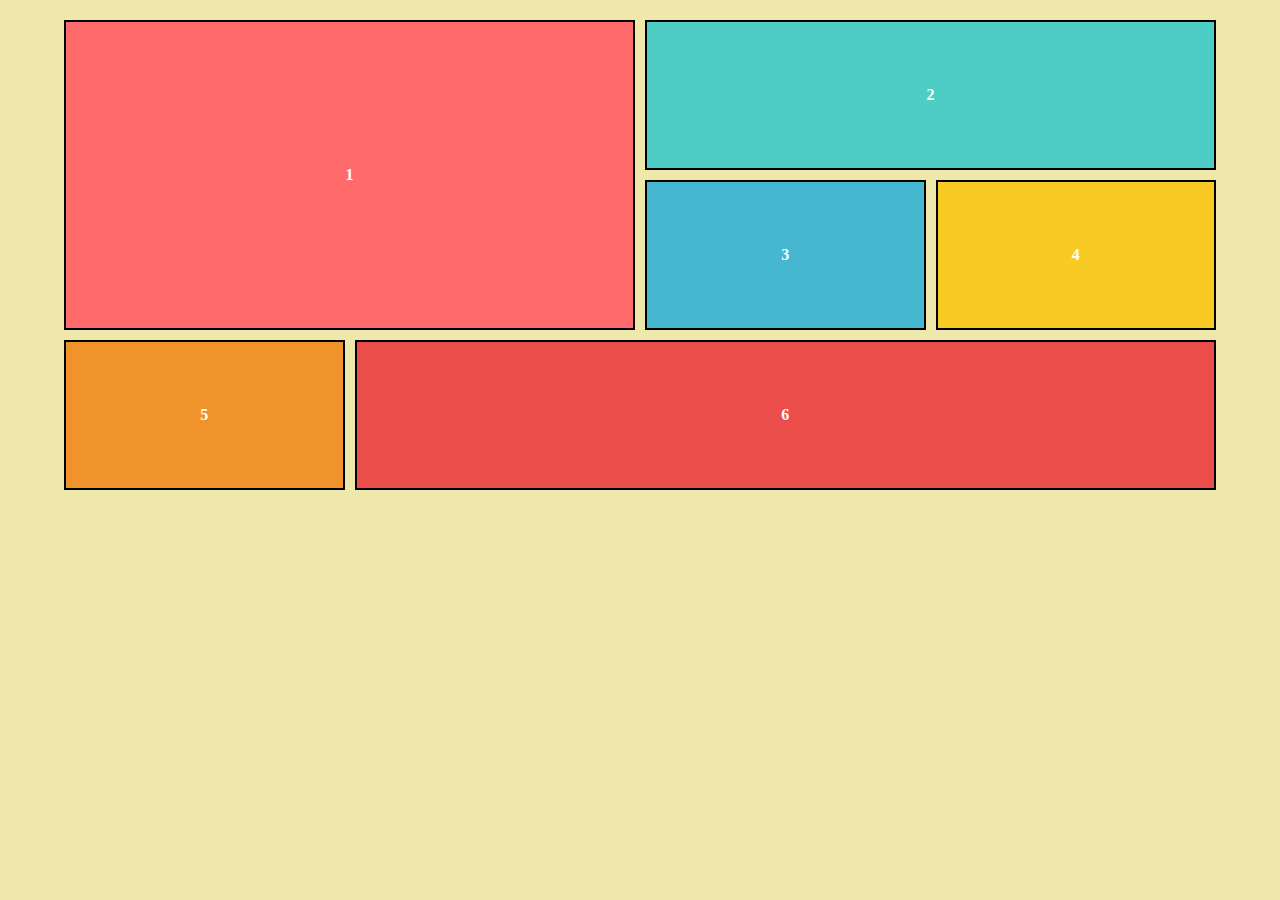
<file: ejercicio3/index.html>
<!DOCTYPE html>
<html lang="es">
<head>
  <meta charset="UTF-8">
  <meta name="viewport" content="width=device-width, initial-scale=1.0">
  <title>Ejercicio Grid</title>
  <link rel="stylesheet" href="mysyles.css">
</head>
<body>

  <div class="grid-container">
    <div class="item item1">1</div>
    <div class="item item2">2</div>
    <div class="item item3">3</div>
    <div class="item item4">4</div>
    <div class="item item5">5</div>
    <div class="item item6">6</div>
  </div>

</body>
</html>
</file>
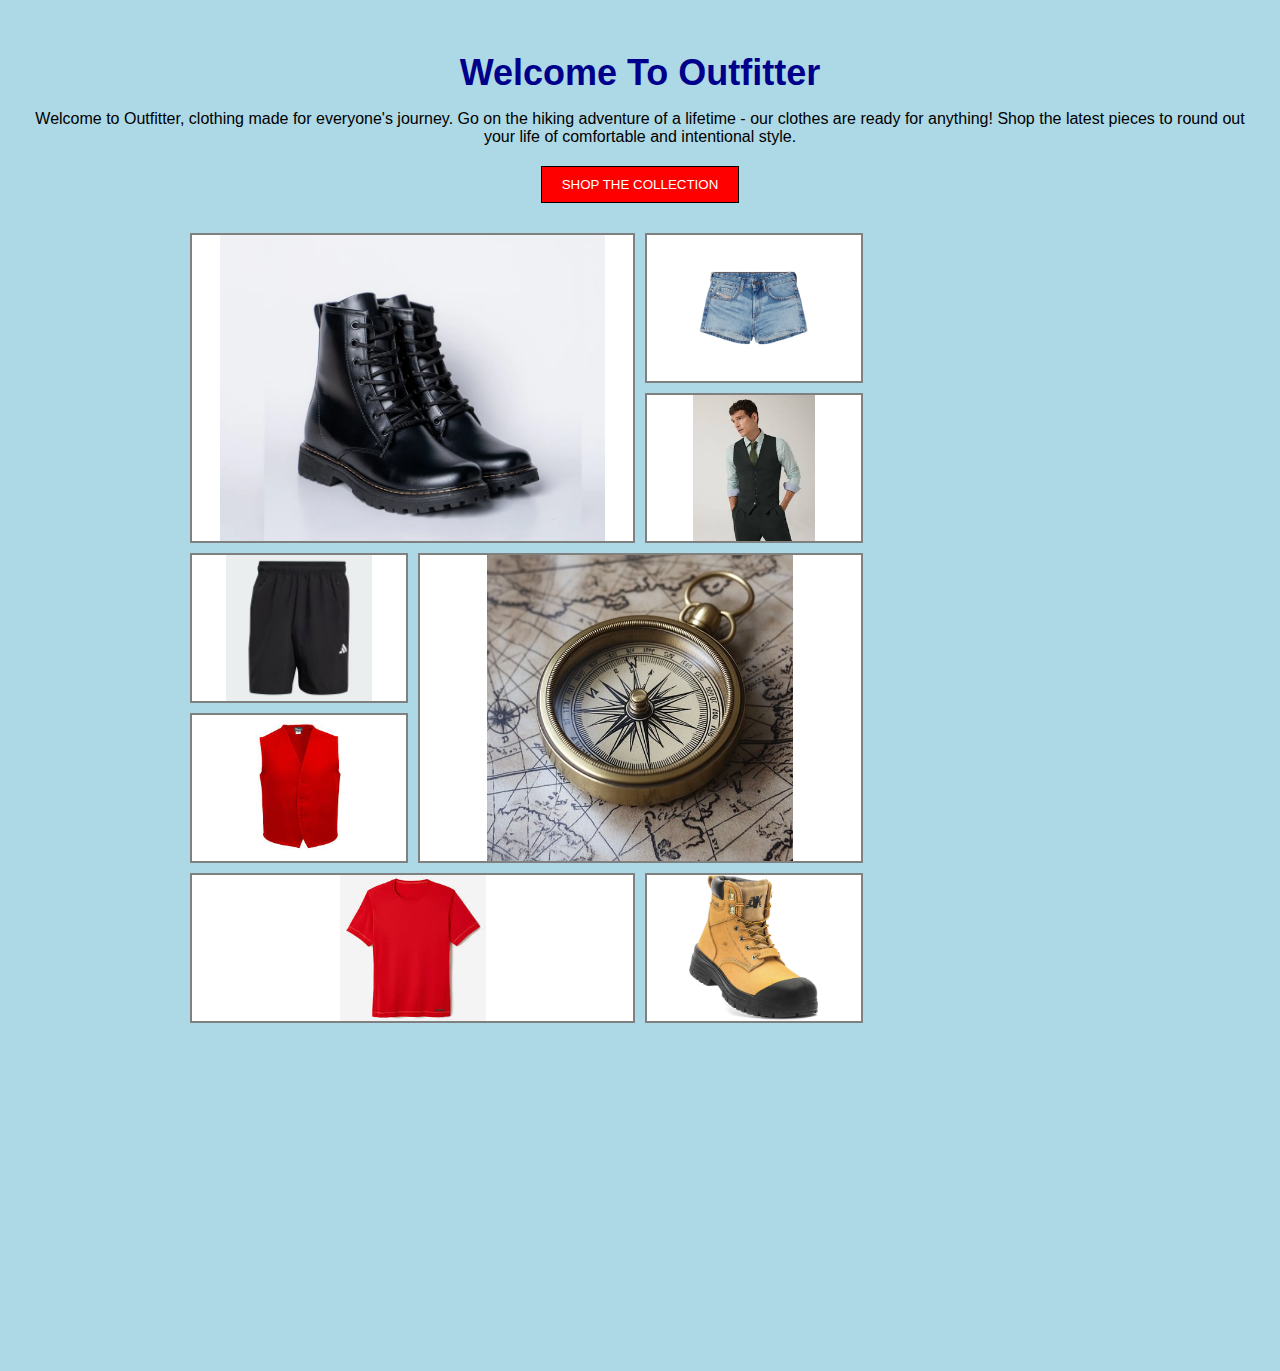
<file: ejercicio4/index.html>
<!DOCTYPE html>
<html lang="es">
<head>
  <meta charset="UTF-8" />
  <meta name="viewport" content="width=device-width, initial-scale=1.0" />
  <title>Outfitter</title>
  <link rel="stylesheet" href="mystyles.css" />
</head>
<body>
  <header>
    <h1>Welcome To Outfitter</h1>
    <p>Welcome to Outfitter, clothing made for everyone's journey. Go on the hiking adventure of a lifetime - our clothes are ready for anything! Shop the latest pieces to round out your life of comfortable and intentional style.</p>
    <button>SHOP THE COLLECTION</button>
  </header>

  <main class="grid-container">
    <div class="item"><img src="images/boots.png" alt="Boots"></div>
    <div class="item"><img src="images/shorts.webp" alt="Shorts"></div>
    <div class="item"><img src="images/vest.png" alt="Vest"></div>
    <div class="item"><img src="images/shorts2.png" alt="Shorts"></div>
    <div class="item"><img src="images/compass.png" alt="Compass"></div>
    <div class="item"><img src="images/redvest.png" alt="Red Vest"></div>
    <div class="item"><img src="images/shirt.png" alt="Shirt"></div>
    <div class="item"><img src="images/boots2.png" alt="Boots"></div>
  </main>
</body>
</html>
</file>
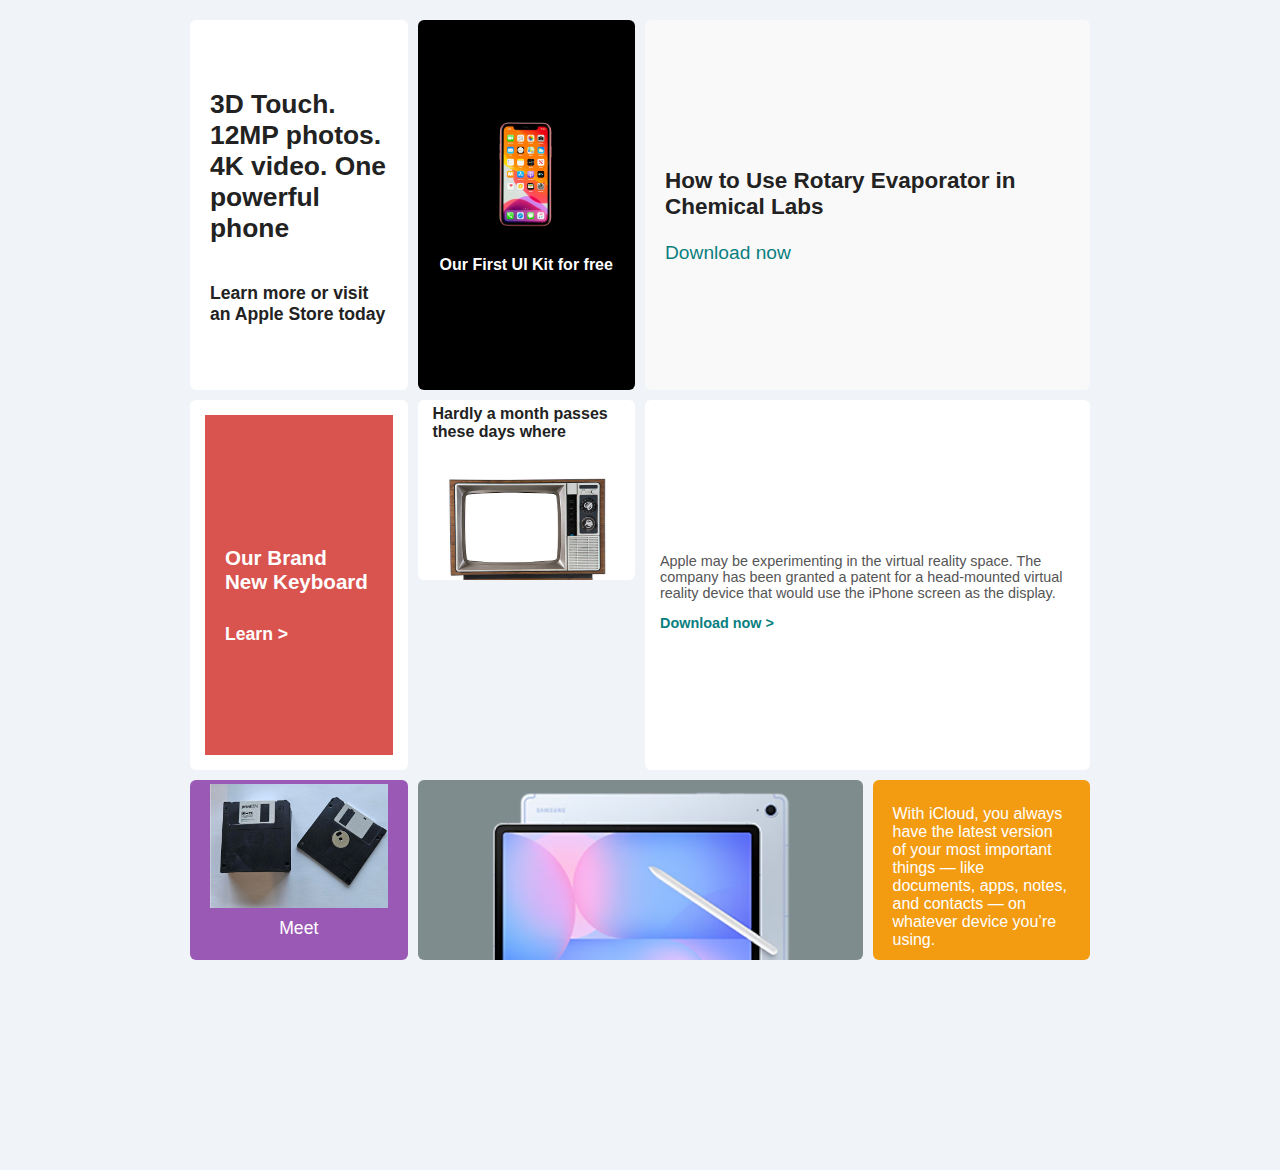
<file: ejercicio5/index.html>
<!DOCTYPE html>
<html lang="es">
<head>
  <meta charset="UTF-8" />
  <meta name="viewport" content="width=device-width, initial-scale=1.0" />
  <title>Grid Layout Example</title>
  <link rel="stylesheet" href="mystyles.css" />
</head>
<body>
  <main class="grid-container">
    <div class="item item1">
      <h2>3D Touch. 12MP photos. 4K video. One powerful phone</h2>
      <p>Learn more or visit an Apple Store today</p>
    </div>
    <div class="item item2">
      <img src="images/phone.png" alt="Phone" />
      <p>Our First UI Kit for free</p>
    </div>
    <div class="item item3">
      <h3>How to Use Rotary Evaporator in Chemical Labs</h3>
      <a href="#">Download now</a>
    </div>
    <div class="item item4">
      <div class="orange-box">
        <h3>Our Brand New Keyboard</h3>
        <a href="#">Learn ></a>
      </div>
    </div>
    <div class="item item5">
      <h4>Hardly a month passes these days where</h4>
      <img src="images/oldtv.png" alt="Old TV" />
    </div>
    <div class="item item6">
      <p>Apple may be experimenting in the virtual reality space. The company has been granted a patent for a head-mounted virtual reality device that would use the iPhone screen as the display.</p>
      <a href="#">Download now ></a>
    </div>
    <div class="item item7">
      <img src="images/floppydisk.png" alt="Floppy Disk" />
      <p>Meet</p>
    </div>
    <div class="item item8">
      <h3>Much Much Better Experience</h3>
      <img src="images/tablet.png" alt="Tablet" />
    </div>
    <div class="item item9">
      <h3>iCloud</h3>
      <p>With iCloud, you always have the latest version of your most important things — like documents, apps, notes, and contacts — on whatever device you’re using.</p>
      <button>Learn More</button>
    </div>
  </main>
</body>
</html>
</file>
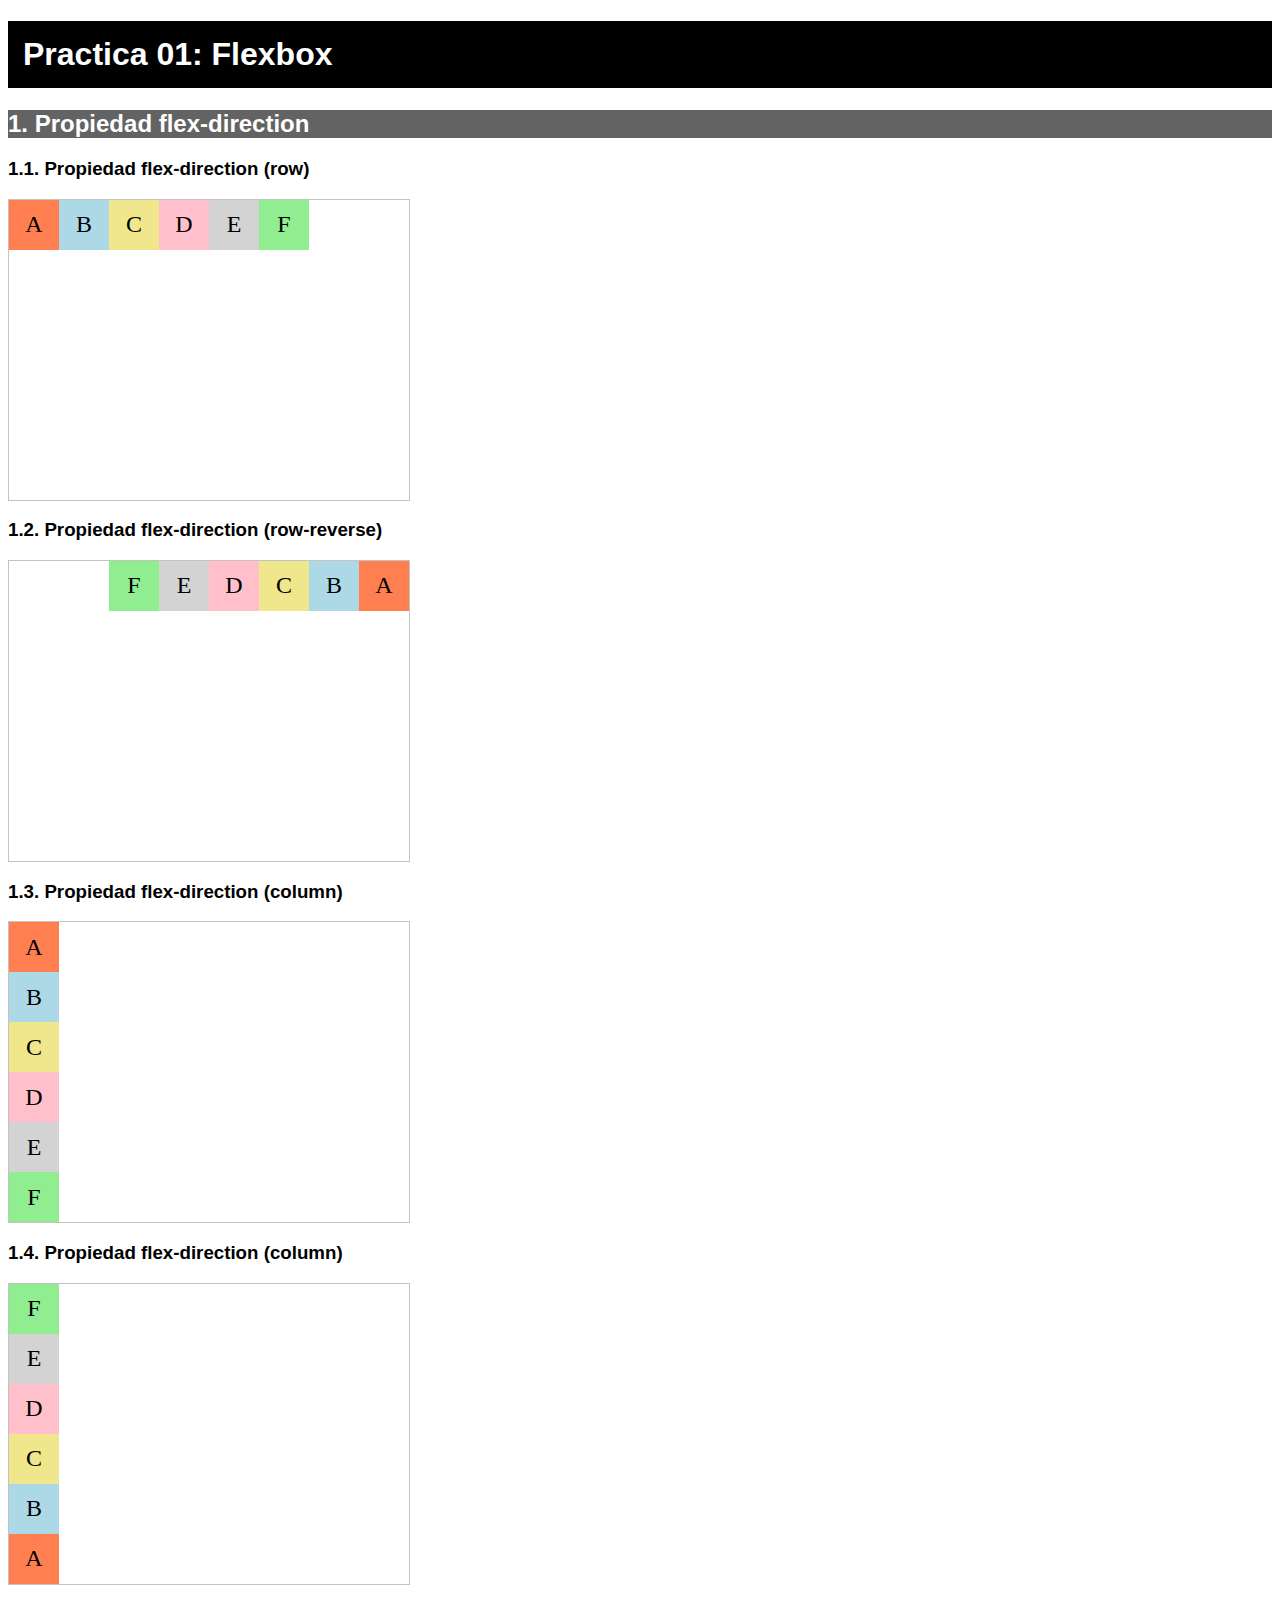
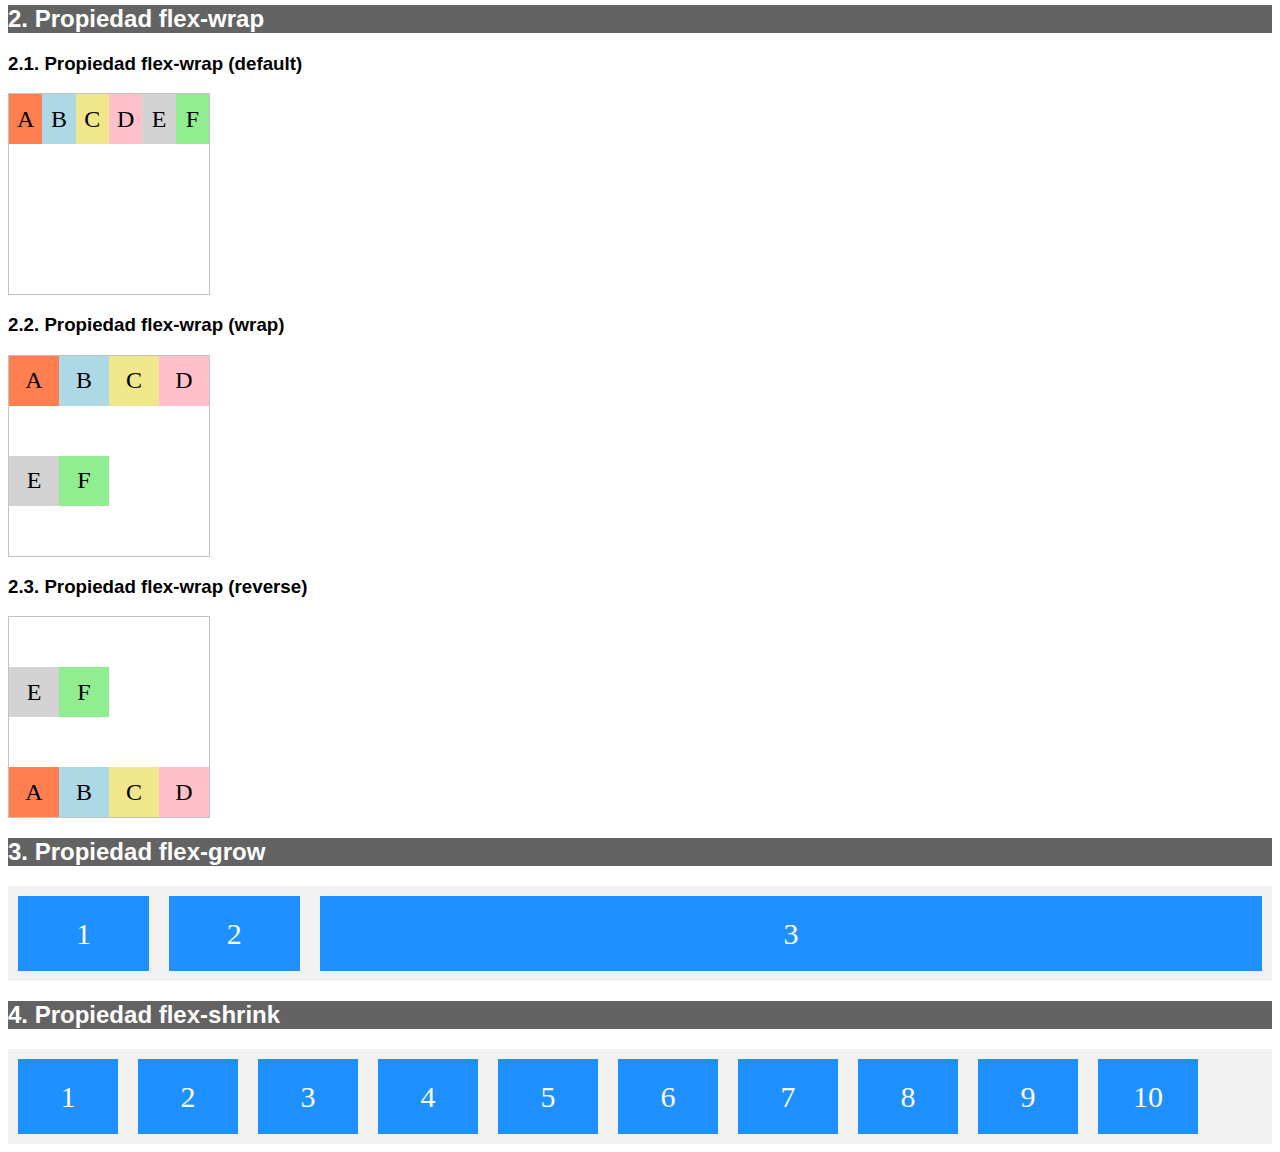
<file: Experiencias de practica/Experiencia 1/experiencia1.html>
<!DOCTYPE html>
<html lang="en">
<head>
    <meta charset="UTF-8">
    <meta name="viewport" content="width=device-width, initial-scale=1.0">
    <title>Práctica 01: Flexbox</title>
    <link rel="stylesheet" href="experiencia1.css">
</head>
<body>
    <h1> Practica 01: Flexbox </h1>
    <h2>1. Propiedad flex-direction</h2>
    <h3>1.1. Propiedad flex-direction (row)</h3>

    <div id="main-1-direction" style="flex-direction: row">
    <div class="square a">A</div>
    <div class="square b">B</div>
    <div class="square c">C</div>
    <div class="square d">D</div>
    <div class="square e">E</div>
    <div class="square f">F</div>
    </div>

    <h3>1.2. Propiedad flex-direction (row-reverse)</h3>
    <div id="main-1-direction" style="flex-direction: row-reverse">
    <div class="square a">A</div>
    <div class="square b">B</div>
    <div class="square c">C</div>
    <div class="square d">D</div>
    <div class="square e">E</div>
    <div class="square f">F</div>
    </div>

    <h3>1.3. Propiedad flex-direction (column)</h3>
    <div id="main-1-direction" style="flex-direction: column">
    <div class="square a">A</div>
    <div class="square b">B</div>
    <div class="square c">C</div>
    <div class="square d">D</div>
    <div class="square e">E</div>
    <div class="square f">F</div>
    </div>

    <h3>1.4. Propiedad flex-direction (column)</h3>
    <div id="main-1-direction" style="flex-direction: column-reverse">
    <div class="square a">A</div>
    <div class="square b">B</div>
    <div class="square c">C</div>
    <div class="square d">D</div>
    <div class="square e">E</div>
    <div class="square f">F</div>
    </div>

    <h2>2. Propiedad flex-wrap</h2>
    <h3>2.1. Propiedad flex-wrap (default)</h3>
    <div id="main-2-wrap" style="flex-wrap: nowrap">
    <div class="square a">A</div>
    <div class="square b">B</div>
    <div class="square c">C</div>
    <div class="square d">D</div>
    <div class="square e">E</div>
    <div class="square f">F</div>
    </div>

    <h3>2.2. Propiedad flex-wrap (wrap)</h3>
    <div id="main-2-wrap" style="flex-wrap: wrap">
    <div class="square a">A</div>
    <div class="square b">B</div>
    <div class="square c">C</div>
    <div class="square d">D</div>
    <div class="square e">E</div>
    <div class="square f">F</div>
    </div>

    <h3>2.3. Propiedad flex-wrap (reverse)</h3>
    <div id="main-2-wrap" style="flex-wrap: wrap-reverse">
    <div class="square a">A</div>
    <div class="square b">B</div>
    <div class="square c">C</div>
    <div class="square d">D</div>
    <div class="square e">E</div>
    <div class="square f">F</div>
    </div>

    <h2>3. Propiedad flex-grow</h2>
    <div class="flex-container">
    <div style="flex-grow: 1">1</div>
    <div style="flex-grow: 1">2</div>
    <div style="flex-grow: 8">3</div>
    </div>

    <h2>4. Propiedad flex-shrink</h2>
    <div class="flex-container-shrink">
    <div>1</div>
    <div>2</div>
    <div style="flex-shrink: 0">3</div>
    <div>4</div>
    <div>5</div>
    <div>6</div>
    <div>7</div>
    <div>8</div>
    <div>9</div>
    <div>10</div>
    </div>
</body>
</html>
</file>
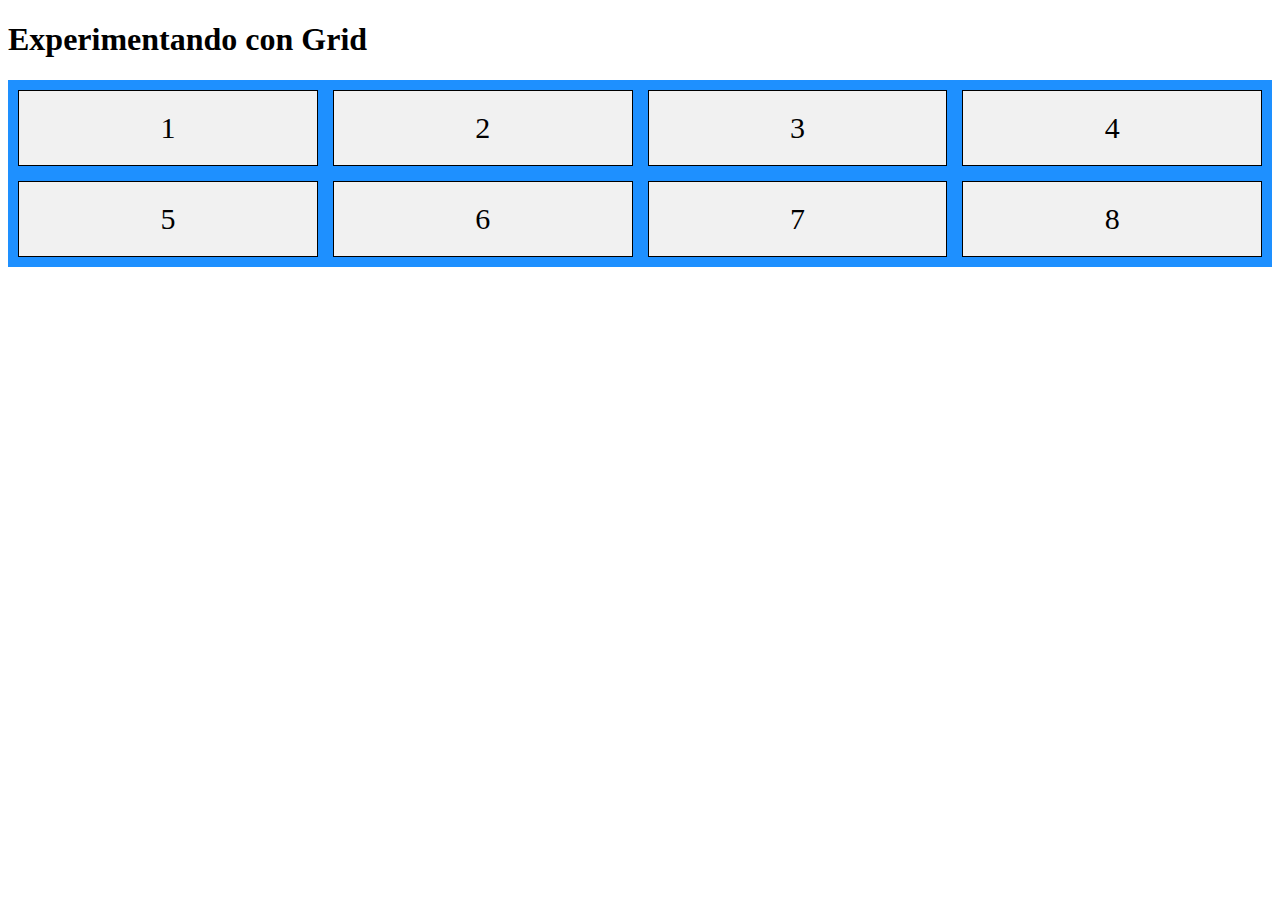
<file: Experiencias de practica/Experiencia 3/Experiencia3.html>
<!DOCTYPE html>
<html>
<head>
<style>
.container {
  display: grid;
  grid-template-columns: repeat(4, 1fr);

  gap: 15px;

  background-color: dodgerblue;
  padding: 10px;
}

.container > div {
  background-color: #f1f1f1;
  border: 1px solid black;
  padding: 20px;
  font-size: 30px;
  text-align: center;
}
</style>
</head>
<body>

<h1>Experimentando con Grid</h1>

<div class="container">
  <div>1</div>
  <div>2</div>
  <div>3</div>  
  <div>4</div>
  <div>5</div>
  <div>6</div>  
  <div>7</div>
  <div>8</div>
</div>

</body>
</html>
</file>
<file: ejercicio3/mysyles.css>
* {
    margin: 0;
    padding: 0;
    box-sizing: border-box;
    background-color: palegoldenrod;
}

.grid-container {
    display: grid;
    grid-template-columns: repeat(4, 1fr); 
    grid-template-rows: repeat(3, 150px);  
    gap: 10px;
    width: 90%;
    margin: 20px auto;
}

.item {
    border: 2px solid black;
    display: flex;
    align-items: center;
    justify-content: center;
    font-weight: bold;
    color: white;  
}

.item1 {
    grid-column: 1 / 3;
    grid-row: 1 / 3;  
    background-color: #ff6b6b;
}

.item2 {
    grid-column: 3 / 5; /* ocupa 2 columnas */
    grid-row: 1 / 2;   /* solo fila 1 */
    background-color: #4ecdc4;
}

.item3 {
    grid-column: 3 / 4; /* ocupa 1 columna */
    grid-row: 2 / 3;   /* segunda fila */
    background-color: #45b7d1;
}

.item4 {
    grid-column: 4 / 5; /* ocupa última columna */
    grid-row: 2 / 3;   /* segunda fila */
    background-color: #f9ca24;
}

.item5 {
    grid-column: 1 / 2; /* primera columna */
    grid-row: 3 / 4;   /* tercera fila */
    background-color: #f0932b;
}

.item6 {
    grid-column: 2 / 5; /* ocupa 3 columnas */
    grid-row: 3 / 4;   /* tercera fila */
    background-color: #eb4d4b;
}
</file>
<file: ejercicio4/mystyles.css>
body {
  font-family: Arial, sans-serif;
  padding: 20px;
  background-color: lightblue;
  color: black;
}

header {
  text-align: center;
  margin-bottom: 30px;
}

header h1 {
  font-size: 36px;
  margin-bottom: 10px;
  color: darkblue;
}

header p {
  margin-bottom: 20px;
  font-size: 16px;
}

header button {
  background-color: red;
  color: white;
  padding: 10px 20px;
  border: 1px solid black;
  cursor: pointer;
}

.grid-container {
  display: grid;
  grid-template-columns: repeat(4, 1fr);
  grid-template-rows: repeat(7, 150px);
  gap: 10px;
  max-width: 900px;
  margin: 0 auto;
}

.item {
  background-color: white;
  border: 2px solid gray;
  display: flex;
  justify-content: center;
  align-items: center;
  overflow: hidden;
}

.item img {
  max-width: 100%;
  max-height: 100%;
  object-fit: contain;
}

/* Grid item placements to replicate the example layout */
.grid-container .item:nth-child(1) {
  grid-column: 1 / 3;
  grid-row: 1 / 3;
}

.grid-container .item:nth-child(2) {
  grid-column: 3 / 4;
  grid-row: 1 / 2;
}

.grid-container .item:nth-child(3) {
  grid-column: 3 / 4;
  grid-row: 2 / 3;
}

.grid-container .item:nth-child(4) {
  grid-column: 1 / 2;
  grid-row: 3 / 4;
}

.grid-container .item:nth-child(5) {
  grid-column: 2 / 4;
  grid-row: 3 / 5;
}

.grid-container .item:nth-child(6) {
  grid-column: 1 / 2;
  grid-row: 4 / 5;
}

.grid-container .item:nth-child(7) {
  grid-column: 1 / 3;
  grid-row: 5 / 6;
}

.grid-container .item:nth-child(8) {
  grid-column: 3 / 4;
  grid-row: 5 / 6;
}
</file>
<file: ejercicio5/mystyles.css>
body {
  font-family: Arial, sans-serif;
  padding: 20px;
  background-color: #f0f4f8;
  color: #333;
  margin: 0;
}

.grid-container {
  display: grid;
  grid-template-columns: repeat(4, 1fr);
  grid-template-rows: repeat(6, 180px);
  gap: 10px;
  max-width: 900px;
  margin: 0 auto;
}

.item {
  background-color: white;
  border-radius: 6px;
  padding: 15px;
  box-sizing: border-box;
  display: flex;
  flex-direction: column;
  justify-content: center;
  overflow: hidden;
  color: #222;
}

.item1 {
  grid-column: 1 / 2;
  grid-row: 1 / 3;
  font-weight: bold;
  font-size: 1.1rem;
  padding: 20px;
}

.item2 {
  grid-column: 2 / 3;
  grid-row: 1 / 3;
  background: #000;
  color: #fff;
  text-align: center;
  font-weight: bold;
  font-size: 1rem;
  display: flex;
  flex-direction: column;
  justify-content: center;
  align-items: center;
}

.item2 img {
  max-width: 80%;
  margin-bottom: 10px;
}

.item3 {
  grid-column: 3 / 5;
  grid-row: 1 / 3;
  background: #f9f9f9;
  padding: 20px;
  font-size: 1.2rem;
  font-weight: 600;
  color: #222;
}

.item3 a {
  color: #0a7f7f;
  text-decoration: none;
  font-weight: 500;
}

.orange-box {
  background: #d9534f;
  color: white;
  height: 100%;
  display: flex;
  flex-direction: column;
  justify-content: center;
  padding: 20px;
  font-weight: bold;
  font-size: 1.1rem;
}

.orange-box a {
  color: white;
  text-decoration: none;
  margin-top: 10px;
  font-weight: 600;
}

.item4 {
  grid-column: 1 / 2;
  grid-row: 3 / 5;
}

.item5 {
  grid-column: 2 / 3;
  grid-row: 3 / 4;
  font-weight: 600;
  font-size: 1rem;
  display: flex;
  flex-direction: column;
  justify-content: center;
}

.item5 img {
  max-width: 100%;
  margin-top: 10px;
}

.item6 {
  grid-column: 3 / 5;
  grid-row: 3 / 5;
  font-size: 0.9rem;
  color: #555;
  padding: 15px;
}

.item6 a {
  color: #0a7f7f;
  text-decoration: none;
  font-weight: 600;
}

.item7 {
  grid-column: 1 / 2;
  grid-row: 5 / 6;
  background: #9b59b6;
  color: white;
  text-align: center;
  font-weight: bold;
  font-size: 1.1rem;
  display: flex;
  flex-direction: column;
  justify-content: center;
  padding: 20px;
}

.item7 p {
  margin-top: 10px;
  font-weight: normal;
}

.item8 {
  grid-column: 2 / 4;
  grid-row: 5 / 6;
  background: #7f8c8d;
  color: white;
  display: flex;
  flex-direction: column;
  justify-content: center;
  padding: 20px;
}

.item8 h3 {
  margin-bottom: 10px;
}

.item8 img {
  max-width: 100%;
  height: auto;
}

.item9 {
  grid-column: 4 / 5;
  grid-row: 5 / 6;
  background: #f39c12;
  color: white;
  padding: 20px;
  border-radius: 6px;
  display: flex;
  flex-direction: column;
  justify-content: center;
}

.item9 button {
  background-color: #fff;
  color: #f39c12;
  border: none;
  padding: 10px;
  font-weight: bold;
  cursor: pointer;
  border-radius: 4px;
  margin-top: 10px;
}

/* Responsive breakpoint */
@media (max-width: 768px) {
  .grid-container {
    grid-template-columns: 1fr 1fr;
    grid-template-rows: repeat(9, 150px);
  }

  .item1 {
    grid-column: 1 / 3;
    grid-row: 1 / 2;
  }

  .item2 {
    grid-column: 1 / 2;
    grid-row: 2 / 3;
  }

  .item3 {
    grid-column: 2 / 3;
    grid-row: 2 / 3;
  }

  .item4 {
    grid-column: 1 / 3;
    grid-row: 3 / 4;
  }

  .item5 {
    grid-column: 1 / 2;
    grid-row: 4 / 5;
  }

  .item6 {
    grid-column: 2 / 3;
    grid-row: 4 / 6;
  }

  .item7 {
    grid-column: 1 / 2;
    grid-row: 5 / 6;
  }

  .item8 {
    grid-column: 2 / 3;
    grid-row: 6 / 7;
  }

  .item9 {
    grid-column: 1 / 3;
    grid-row: 7 / 8;
  }
}
</file>
<file: Experiencias de practica/Experiencia 1/experiencia1.css>
h1{ /* Encabezado */
    background-color: #000;
    color: #fff;
    padding: 15px;
    font-family: Arial, Helvetica, sans-serif;
}

h2{
    background-color: #636363;
    color: #fff;
    font-family: Arial, Helvetica, sans-serif;
}

h3{
    font-family: Arial, Helvetica, sans-serif;
}

/* Flexbox de flex-directions */
#main-1-direction {
  width: 400px;
  height: 300px;
  border: 1px solid #c3c3c3;
  display: flex;
}

#main-1-direction div {     /* Cubitos de colores */
  width: 50px;
  height: 50px;
}

.square {   /* cuadrados texto */
  display: flex;
  align-items: center;
  justify-content: center;
  font-size: 24px;
  color: #000;
}

.square.a { background-color: coral; }
.square.b { background-color: lightblue; }
.square.c { background-color: khaki; }
.square.d { background-color: pink; }
.square.e { background-color: lightgrey; }
.square.f { background-color: lightgreen; }

/* --------------------- 2 ---------------------------*/

#main-2-wrap {
  width: 200px;
  height: 200px;
  border: 1px solid #c3c3c3;
  display: flex;
}

#main-2-wrap div {     /* Cubitos de colores */
  width: 50px;
  height: 50px;
}

/* --------------------- 3 ---------------------------*/

.flex-container {
  display: flex;
  align-items: stretch;
  background-color: #f1f1f1;
}

.flex-container > div {
  background-color: DodgerBlue;
  color: white;
  margin: 10px;
  text-align: center;
  line-height: 75px;
  font-size: 30px;
}

.flex-container-shrink {
  display: flex;
  align-items: stretch;
  background-color: #f1f1f1;
}

.flex-container-shrink >div {
  background-color: DodgerBlue;
  color: white;
  width: 100px;
  margin: 10px;
  text-align: center;
  line-height: 75px;
  font-size: 30px;
}
</file>
